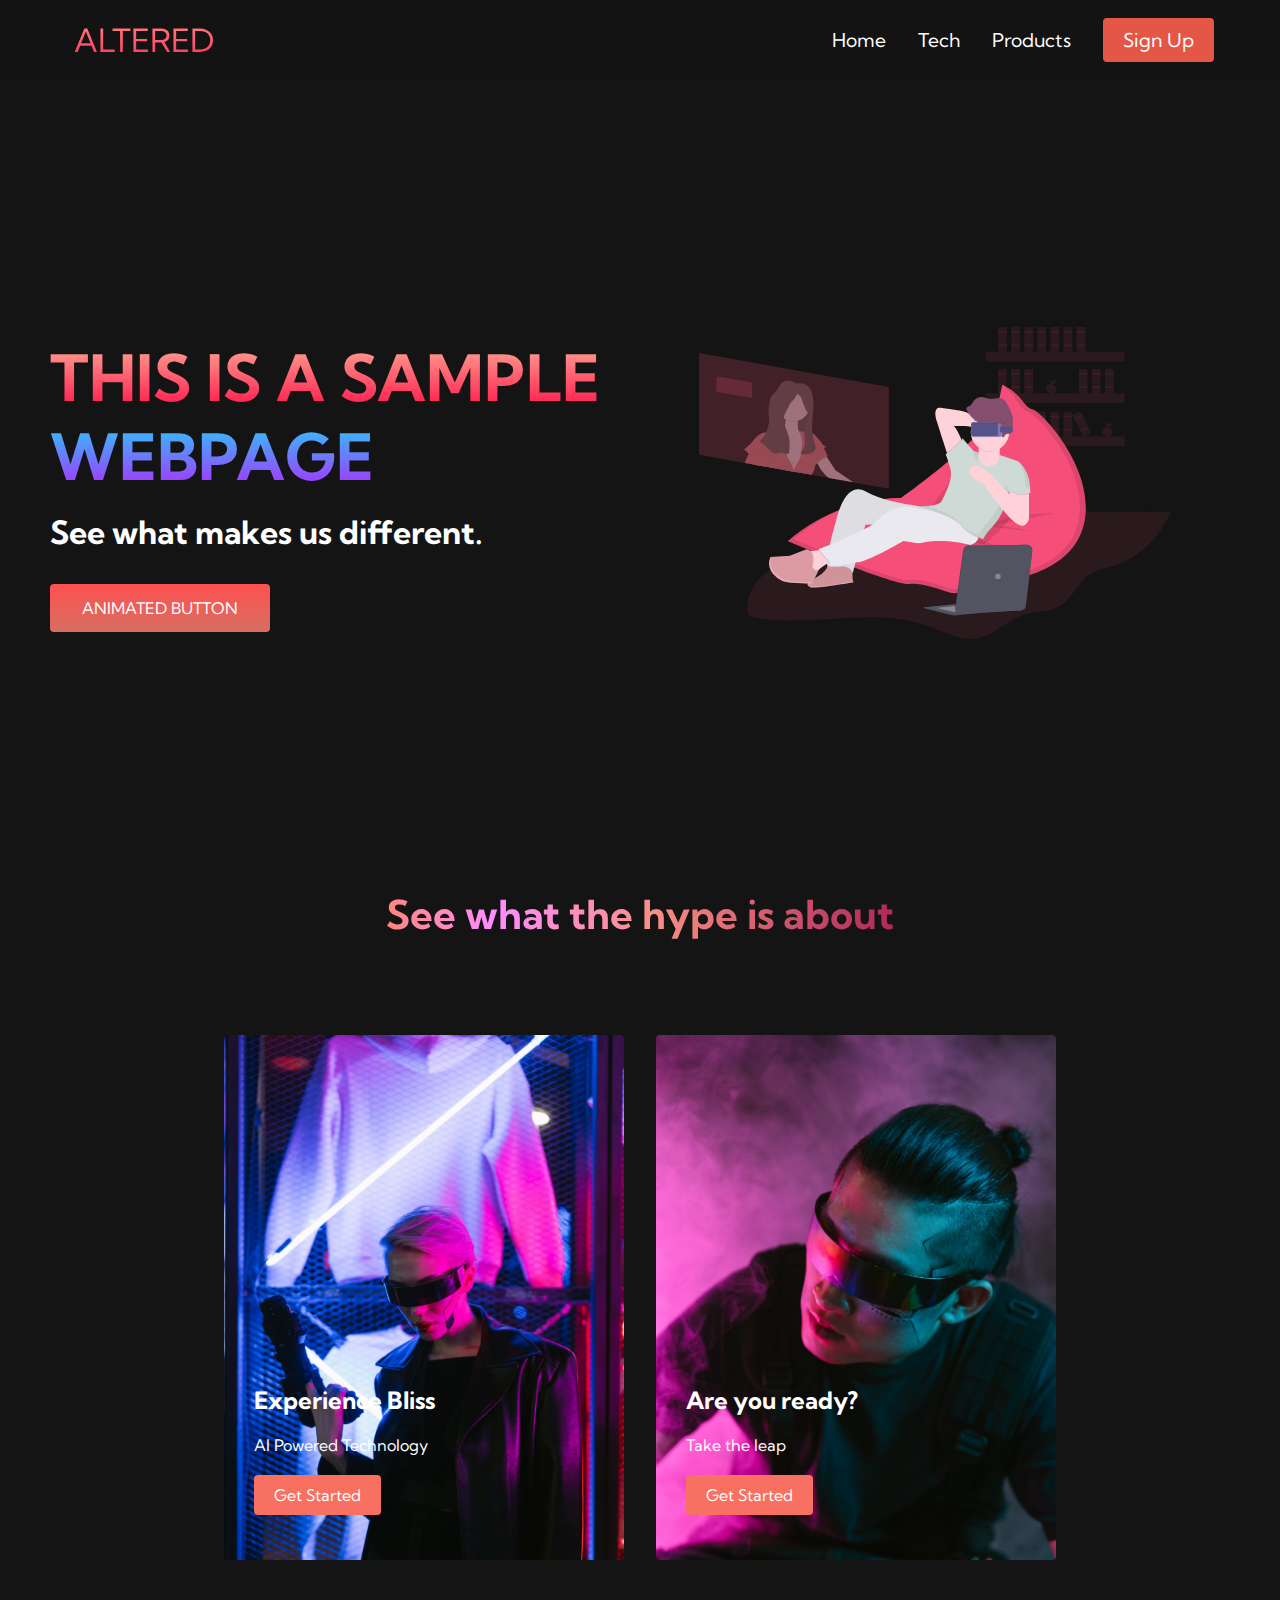
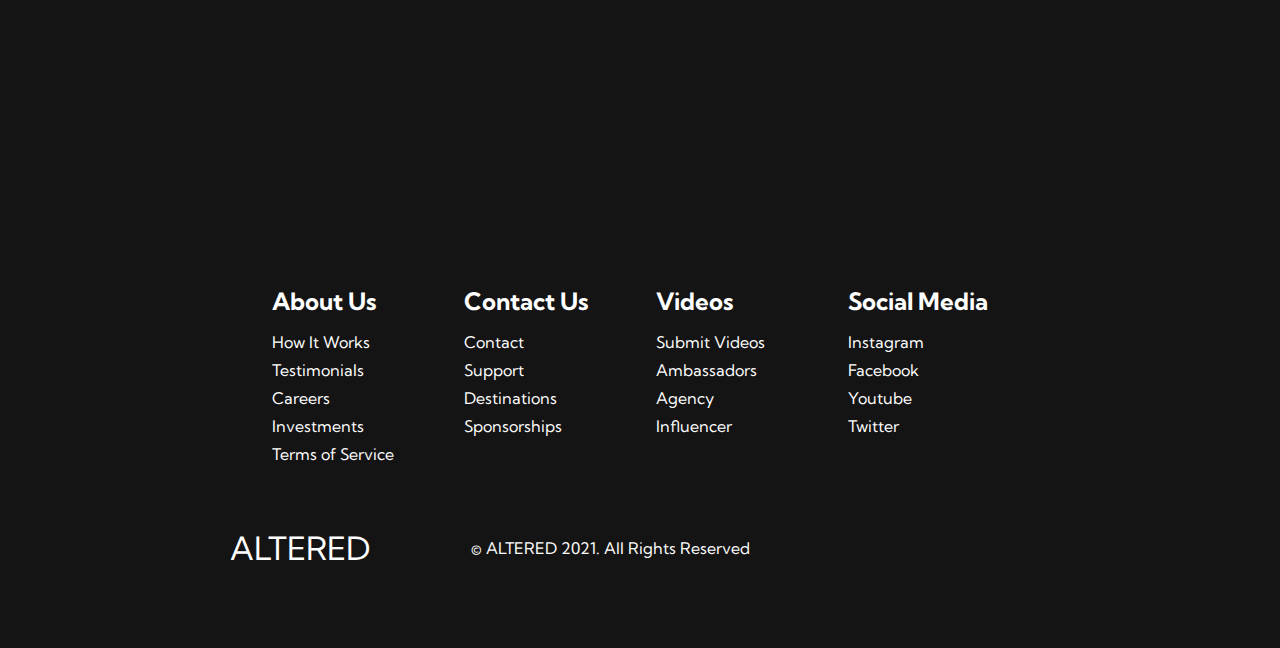
<file: index.html>
<!DOCTYPE html>
<html lang="en">
<head>
    <meta charset="UTF-8">
    <meta http-equiv="X-UA-Compatible" content="IE=edge">
    <meta name="viewport" content="width=device-width, initial-scale=1.0">
    <title>ALTERED</title>
    <link rel="stylesheet" href="styles.css">
    <link rel="stylesheet" href="https://use.fontawesome.com/releases/v5.15.3/css/all.css" integrity="sha384-SZXxX4whJ79/gErwcOYf+zWLeJdY/qpuqC4cAa9rOGUstPomtqpuNWT9wdPEn2fk" crossorigin="anonymous">
    <link rel="preconnect" href="https://fonts.gstatic.com">
    <link href="https://fonts.googleapis.com/css2?family=Kumbh+Sans:wght@400;700&display=swap" rel="stylesheet">
</head>
<body>
    <nav class="navbar">
        <div class="navbar__container">
            <a href="index.html" id="navbar__logo"><i class="fas fa-capsules"></i>ALTERED</a>
            <div class="navbar__toggle" id="mobile-menu">
                <span class="bar"></span>
                <span class="bar"></span>
                <span class="bar"></span>
            </div>
            <ul class="navbar__menu">
                <li class="navbar__item"><a href="/" class="navbar__links">Home</a></li>
                <li class="navbar__item"><a href="tech.html" class="navbar__links">Tech</a></li>
                <li class="navbar__item"><a href="/" class="navbar__links">Products</a></li>
                <li class="navbar__btn"><a href="/" class="button">Sign Up</a></li>
            </ul>
        </div>
    </nav>

    <div class="main">
        <div class="main__container">
            <div class="main__content">
                <h1>THIS IS A SAMPLE</h1>
                <h2>WEBPAGE</h2>
                <p>See what makes us different.</p>
                <button class="main__btn"><a href="/">ANIMATED BUTTON</a></button>
            </div>
            <div class="main__img--container">
                <img src="images/pic1.svg" alt="pic" id="main__img">
            </div>
        </div>
    </div>

    <div class="services">
        <h1>See what the hype is about</h1>
        <div class="services__container">
            <div class="services__card">
                <h2>Experience Bliss</h2>
                <p>AI Powered Technology</p>
                <a href="/"><button>Get Started</button></a>
            </div>
            <div class="services__card">
                <h2>Are you ready?</h2>
                <p>Take the leap</p>
                <a href="/"><button>Get Started</button></a>
            </div>
        </div>
    </div>

    <div class="footer__container">
        <div class="footer__links">
            <div class="footer__link--wrapper">
                <div class="footer__link--items">
                    <h2>About Us</h2>
                    <a href="/">How It Works</a>
                    <a href="/">Testimonials</a>
                    <a href="/">Careers</a>
                    <a href="/">Investments</a>
                    <a href="/">Terms of Service</a>
                </div>
                <div class="footer__link--items">
                    <h2>Contact Us</h2>
                    <a href="/">Contact</a>
                    <a href="/">Support</a>
                    <a href="/">Destinations</a>
                    <a href="/">Sponsorships</a>
                </div>
            </div>
            <div class="footer__link--wrapper">
                <div class="footer__link--items">
                    <h2>Videos</h2>
                    <a href="/">Submit Videos</a>
                    <a href="/">Ambassadors</a>
                    <a href="/">Agency</a>
                    <a href="/">Influencer</a>
                </div>
                <div class="footer__link--items">
                    <h2>Social Media</h2>
                    <a href="/">Instagram</a>
                    <a href="/">Facebook</a>
                    <a href="/">Youtube</a>
                    <a href="/">Twitter</a>
                </div>
            </div>
        </div>
        <div class="social__media">
            <div class="social__media--wrap">
                <div class="footer__logo">
                    <a href="/" id="footer__logo"><i class="fas fa-capsules"></i>ALTERED</a>
                </div>
                <p class="website__rights">© ALTERED 2021. All Rights Reserved</p>
                <div class="social__icons">
                    <a href="/" class="social__icon--link" target="_blank"><i class="fab fa-facebook"></i></a>
                    <a href="/" class="social__icon--link" target="_blank"><i class="fab fa-instagram"></i></a>
                    <a href="/" class="social__icon--link" target="_blank"><i class="fab fa-twitter"></i></a>
                    <a href="/" class="social__icon--link" target="_blank"><i class="fab fa-linkedin"></i></a>
                    <a href="/" class="social__icon--link" target="_blank"><i class="fab fa-youtube"></i></a>
                </div>
            </div>
        </div>
    </div>

    <script src="app.js"></script>
</body>
</html>
</file>
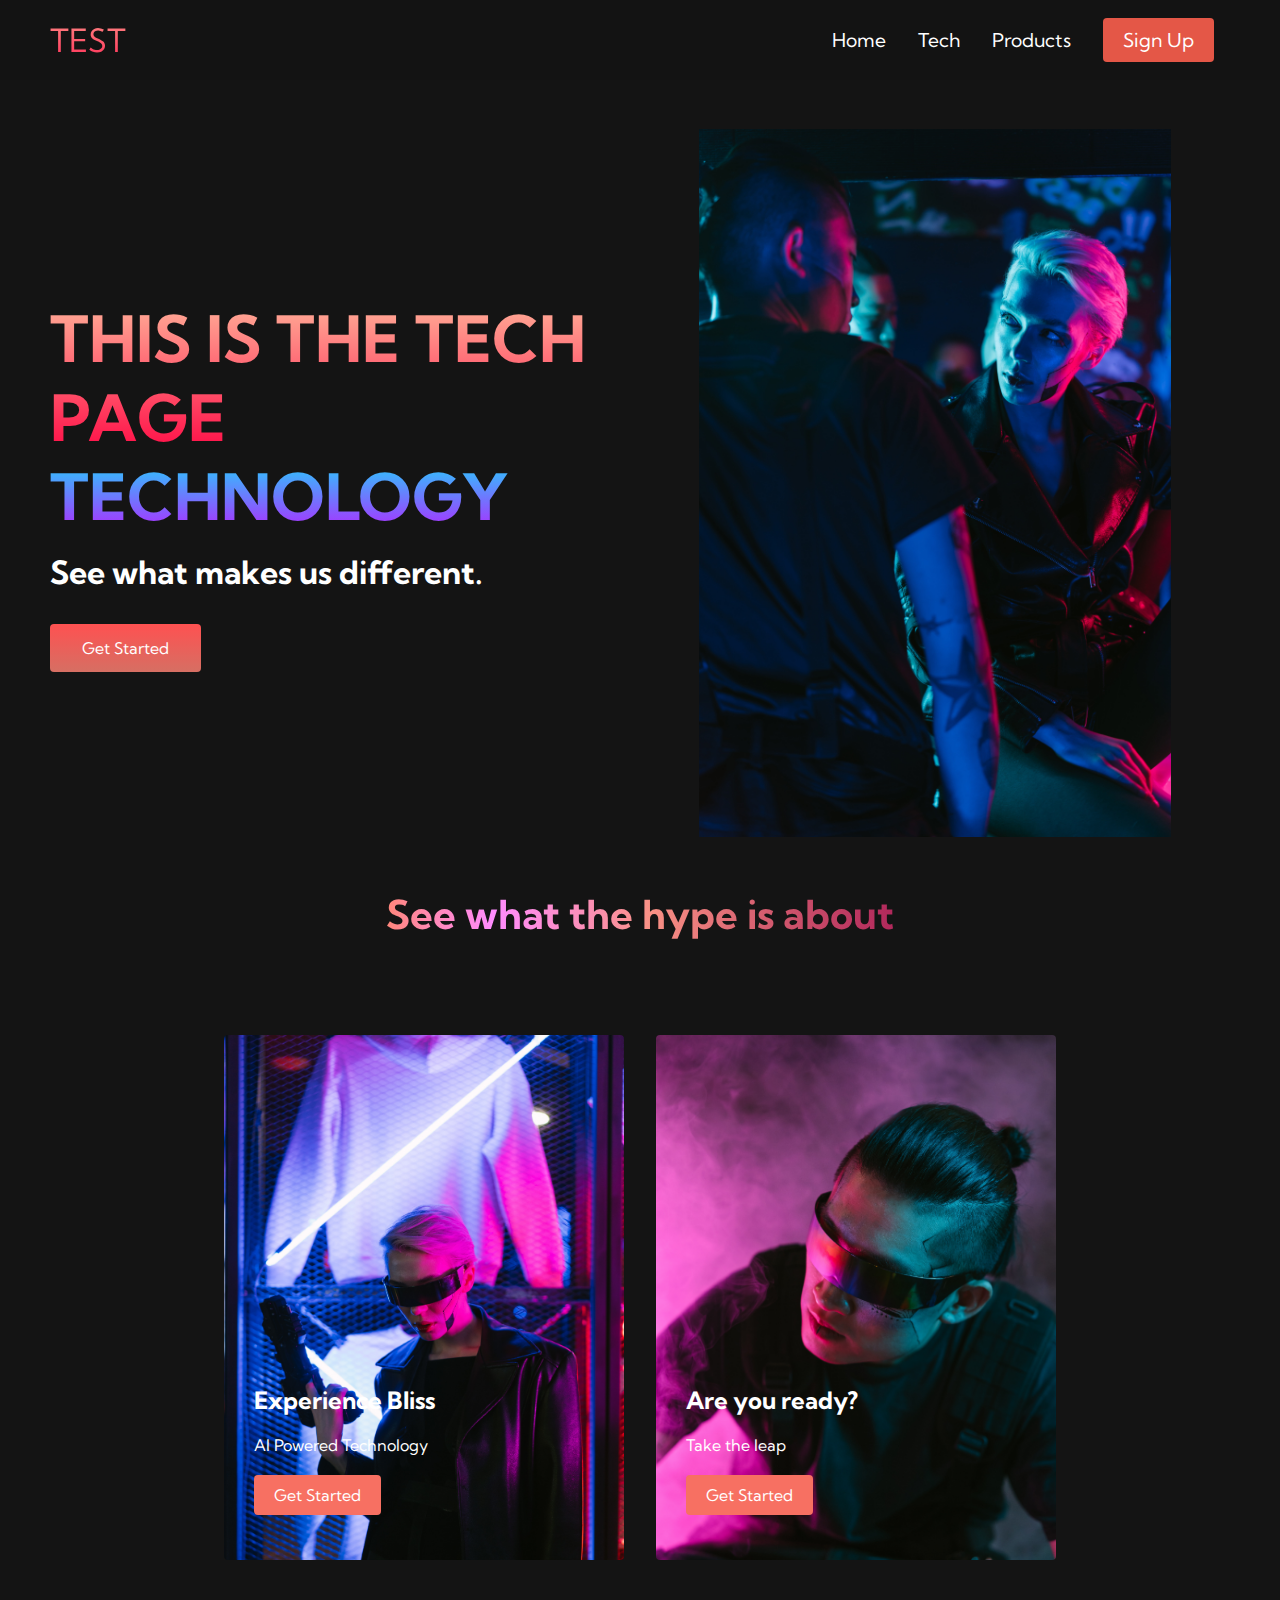
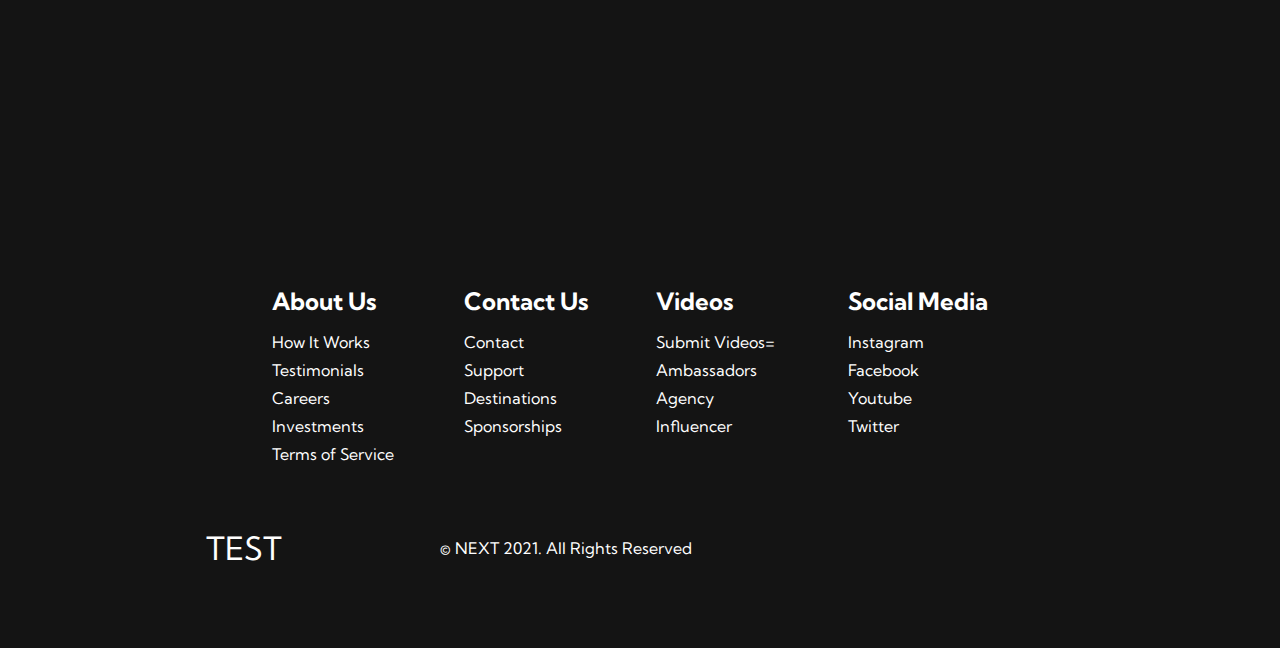
<file: tech.html>
<!DOCTYPE html>
<html lang="en">
<head>
    <meta charset="UTF-8">
    <meta http-equiv="X-UA-Compatible" content="IE=edge">
    <meta name="viewport" content="width=device-width, initial-scale=1.0">
    <title>NEXT Website</title>
    <link rel="stylesheet" href="styles.css">
    <link rel="stylesheet" href="https://use.fontawesome.com/releases/v5.15.3/css/all.css" integrity="sha384-SZXxX4whJ79/gErwcOYf+zWLeJdY/qpuqC4cAa9rOGUstPomtqpuNWT9wdPEn2fk" crossorigin="anonymous">
    <link rel="preconnect" href="https://fonts.gstatic.com">
    <link href="https://fonts.googleapis.com/css2?family=Kumbh+Sans:wght@400;700&display=swap" rel="stylesheet">
</head>
<body>
    <nav class="navbar">
        <div class="navbar__container">
            <a href="index.html" id="navbar__logo"><i class="fas fa-gem"></i>TEST</a>
            <div class="navbar__toggle" id="mobile-menu">
                <span class="bar"></span>
                <span class="bar"></span>
                <span class="bar"></span>
            </div>
            <ul class="navbar__menu">
                <li class="navbar__item"><a href="/" class="navbar__links">Home</a></li>
                <li class="navbar__item"><a href="tech.html" class="navbar__links">Tech</a></li>
                <li class="navbar__item"><a href="/" class="navbar__links">Products</a></li>
                <li class="navbar__btn"><a href="/" class="button">Sign Up</a></li>
            </ul>
        </div>
    </nav>

    <div class="main">
        <div class="main__container">
            <div class="main__content">
                <h1>THIS IS THE TECH PAGE</h1>
                <h2>TECHNOLOGY</h2>
                <p>See what makes us different.</p>
                <button class="main__btn"><a href="/">Get Started</a></button>
            </div>
            <div class="main__img--container">
                <img src="images/pic4.jpg" alt="pic" id="main__img">
            </div>
        </div>
    </div>

    <div class="services">
        <h1>See what the hype is about</h1>
        <div class="services__container">
            <div class="services__card">
                <h2>Experience Bliss</h2>
                <p>AI Powered Technology</p>
                <button>Get Started</button>
            </div>
            <div class="services__card">
                <h2>Are you ready?</h2>
                <p>Take the leap</p>
                <button>Get Started</button>
            </div>
        </div>
    </div>

    <div class="footer__container">
        <div class="footer__links">
            <div class="footer__link--wrapper">
                <div class="footer__link--items">
                    <h2>About Us</h2>
                    <a href="/">How It Works</a>
                    <a href="/">Testimonials</a>
                    <a href="/">Careers</a>
                    <a href="/">Investments</a>
                    <a href="/">Terms of Service</a>
                </div>
                <div class="footer__link--items">
                    <h2>Contact Us</h2>
                    <a href="/">Contact</a>
                    <a href="/">Support</a>
                    <a href="/">Destinations</a>
                    <a href="/">Sponsorships</a>
                </div>
            </div>
            <div class="footer__link--wrapper">
                <div class="footer__link--items">
                    <h2>Videos</h2>
                    <a href="/">Submit Videos=</a>
                    <a href="/">Ambassadors</a>
                    <a href="/">Agency</a>
                    <a href="/">Influencer</a>
                </div>
                <div class="footer__link--items">
                    <h2>Social Media</h2>
                    <a href="/">Instagram</a>
                    <a href="/">Facebook</a>
                    <a href="/">Youtube</a>
                    <a href="/">Twitter</a>
                </div>
            </div>
        </div>
        <div class="social__media">
            <div class="social__media--wrap">
                <div class="footer__logo">
                    <a href="/" id="footer__logo"><i class="fas fa-gem"></i>TEST</a>
                </div>
                <p class="website__rights">© NEXT 2021. All Rights Reserved</p>
                <div class="social__icons">
                    <a href="/" class="social__icon--link" target="_blank"><i class="fab fa-facebook"></i></a>
                    <a href="/" class="social__icon--link" target="_blank"><i class="fab fa-instagram"></i></a>
                    <a href="/" class="social__icon--link" target="_blank"><i class="fab fa-twitter"></i></a>
                    <a href="/" class="social__icon--link" target="_blank"><i class="fab fa-linkedin"></i></a>
                    <a href="/" class="social__icon--link" target="_blank"><i class="fab fa-youtube"></i></a>
                </div>
            </div>
        </div>
    </div>

    <script src="app.js"></script>
</body>
</html>
</file>
<file: styles.css>
*{
    box-sizing: border-box;
    margin: 0;
    padding: 0;
    font-family: 'Kumbh Sans', sans-serif;
}

.navbar{
    background: #131313;
    height: 80px;
    display: flex;
    justify-content: center;
    align-items: center;
    font-size: 1.2rem;
    position: sticky;
    top: 0;
    z-index: 999;
}

.navbar__container {
    display: flex;
    justify-content: space-between;
    height: 80px;
    z-index: 1;
    width: 100%;
    max-width: 1300px;
    margin: 0 auto;
    padding: 0 50px;
}

#navbar__logo{
    background-color: #ff8177;
    background-image: linear-gradient(to top, #ff0844 0%, #ffb199 100%);
    background-size: 100%;
    -webkit-background-clip: text;
    -moz-background-clip: text;
    -webkit-text-fill-color: transparent;
    -moz-text-fill-color: transparent;
    display: flex;
    align-items: center;
    cursor: pointer;
    text-decoration: none;
    font-size: 2rem;
}


.fa-capsules{
    margin-right: 1.5rem;
    margin-bottom: 0.35rem;
}

.navbar__menu{
    display: flex;
    align-items: center;
    list-style: none;
    text-align: center;
}

.navbar__item{
    height: 80px;
}

.navbar__links{
    color: #fff;
    display: flex;
    align-items: center;
    justify-content: center;
    text-decoration: none;
    padding: 0 1rem;
    height: 100%;
}

.navbar__btn{
    display: flex;
    justify-content: center;
    align-items: center;
    padding: 0 1rem;
    width: 100%;
}

.button{
    display:flex;
    justify-content: center;
    align-items: center;
    text-decoration: none;
    padding: 10px 20px;
    height: 100%;
    width: 100%;
    border:none;
    outline: none;
    border-radius: 4px;
    background: #e45747;
    color: #fff;
}

.button:hover{
    background: #4837ff;
    transition: all 0.3s ease;
}

.navbar__links:hover{
    color: #f77062;
    transition: all 0.3s ease;
}

@media screen and (max-width: 960px){
    .navbar__container{
        display: flex;
        justify-content: space-between;
        height: 80px;
        z-index: 1;
        width: 100%;
        max-width: 1300px;
        padding: 0;
    }

    .navbar__menu{
        display: grid;
        grid-template-columns: auto;
        margin: 0;
        width: 100%;
        position: absolute;
        top: -1000px;
        opacity: 0;
        transition: all 0.5s ease;
        height: 50vh;
        z-index: -1;
    }

    .navbar__menu.active{
        background: #131313;
        top: 100%;
        opacity: 1;
        transition: all 0.5s ease;
        z-index: 99;
        height: 50vh;
        font-size: 1.6rem;
    }

    #navbar__logo{
        padding-left: 25px;
    }

    .navbar__toggle .bar{
        width: 25px;
        height: 3px;
        margin: 5px auto;
        transition: all 0.3s ease-in-out;
        background: #fff;
    }

    .navbar__item{
        width: 100%;
    }

    .navbar__links {
        text-align: center;
        padding: 2rem;
        width: 100%;
        display: table;
    }

    #mobile-menu{
        position: absolute;
        top: 20%;
        right: 5%;
        transform: translate(5%, 20%);
    }

    .navbar__btn{
        padding-bottom: 2rem;
    }

    .button{
        display: flex;
        justify-content: center;
        align-items: center;
        width: 80%;
        height: 80px;
        margin: 0;
    }

    .navbar__toggle .bar{
        display: block;
        cursor: pointer;
    }

    #mobile-menu.is-active .bar:nth-child(2){
        opacity: 0;
    }

    #mobile-menu.is-active .bar:nth-child(1){
        transform: translateY(8px) rotate(45deg);
    }

    #mobile-menu.is-active .bar:nth-child(3){
        transform: translateY(-8px) rotate(-45deg);
    }
}

/* HERO SECTION */

.main{
    background-color: #141414;
}

.main__container{
    display: grid;
    grid-template-columns: 1fr 1fr;
    align-items: center;
    justify-self: center;
    margin: 0 auto;
    height: 90vh;
    background-color: #141414;
    z-index: 1;
    width: 100%;
    max-width: 1300px;
    padding: 0 50px;
}

.main__content h1{
    font-size: 4rem;
    background-color: #ff8177;
    background-image: linear-gradient(to top, #ff0844 0%, #ffb199 100%);
    background-size: 100%;
    -webkit-background-clip: text;
    -moz-background-clip: text;
    -webkit-text-fill-color: transparent;
    -moz-text-fill-color: transparent;
}

.main__content h2{
    font-size: 4rem;
    background-color: #ff8177;
    background-image: linear-gradient(to top, #b721ff 0%, #21d4fd 100%);
    background-size: 100%;
    -webkit-background-clip: text;
    -moz-background-clip: text;
    -webkit-text-fill-color: transparent;
    -moz-text-fill-color: transparent;
}

.main__content p{
    margin-top: 1rem;
    font-size: 2rem;
    font-weight: 700;
    color: #fff;
}

.main__btn {
    font-size: 1rem;
    background-image: linear-gradient(to top, #d66f63 0%, #fe5151 100%);
    padding: 14px 32px;
    border: none;
    border-radius: 4px;
    color: #fff;
    margin-top: 2rem;
    cursor: pointer;
    position: relative;
    transition: all 0.35s;
    outline: none;
}

.main__btn a{
    position: relative;
    z-index: 2;
    color: #fff;
    text-decoration: none;
}

.main__btn:after{
    position: absolute;
    content: '';
    top: 0;
    left: 0;
    width: 0;
    height: 100%;
    background: #4837ff;
    transition: all 0.35s;
    border-radius: 4px;
}

.main__btn:hover{
    color: #fff;
}

.main__btn:hover:after{
    width: 100%;
}

.main__img--container{
    text-align: center;
}

#main__img{
    height: 80%;
    width: 80%;
}

@media screen and (max-width: 1125px) {
    .main__container{
        display:grid;
        grid-template-columns: auto;
        align-items: center;
        justify-self: center;
        width: 100%;
        margin: 0 auto;
        height: 90vh;
    }

    .main__content {
        text-align: center;
        margin-bottom: 4rem;
    }

    .main__content h1{
        font-size: 2.5rem;
        margin-top: 2rem;
    }

    .main__content h2{
        font-size: 3rem;
    }

    .main__content p{
        margin-top: 1rem;
        font-size: 1.5rem;
    }
}

@media screen and (max-width: 480px){
    .main__content h1{
        font-size: 2rem;
        margin-top: 3rem;
    }

    .main__content h2{
        font-size: 2rem;
    }

    .main__content p{
        margin-top: 2rem;
        font-size: 1.5rem;
    }

    .main__btn {
        padding: 12px 36px;
        margin: 2.5rem 0;
    }
}


/* SERVICES SECTION */


.services{
    background: #141414;
    display: flex;
    flex-direction: column;
    align-items: center;
    height: 100vh;
}

.services h1{
    background-color: #ff8177;
    background-image: linear-gradient(to right, #ff8177 0%, #ff867a 0%, #ff8cff 21%, #f99185 52%, #cf556c 78%, #b1285b 100%);
    background-size: 100%;
    margin-bottom: 5rem;
    font-size: 2.5rem;
    -webkit-background-clip: text;
    -moz-background-clip: text;
    -webkit-text-fill-color: transparent;
    -moz-text-fill-color: transparent;
}

.services__container {
    display: flex;
    justify-content: center;
    flex-wrap: wrap;
}

.services__card {
    margin: 1rem;
    height: 525px;
    width: 400px;
    border-radius: 4px;
    background-image: url('/images/pic2.jpg');
    background-size: cover;
    position: relative;
    color: #fff;
}

.services__card:nth-child(2){
    margin: 1rem;
    height: 525px;
    width: 400px;
    border-radius: 4px;
    background-image: url('/images/pic3.jpg');
    background-size: cover;
    position: relative;
    color: #fff;
}

.services h2{
    position: absolute;
    top: 350px;
    left: 30px;
}

.services__card p{
    position: absolute;
    top: 400px;
    left: 30px;
}

.services__card button{
    color: #fff;
    padding: 10px 20px;
    border: none;
    outline: none;
    border-radius: 4px;
    background: #f77062;
    position: absolute;
    top: 440px;
    left:30px;
    font-size: 1rem;
    cursor: pointer;
    z-index: 2;
}

.services__card:hover{
    transform: scale(1.075);
    transition: 0.2s ease-in;
    cursor: pointer;
}

@media  screen and (max-width: 960px) {
    .services{
        height: 1600px;
    }

    .services h1{
        font-size: 2rem;
        margin-top: 12rem;
    }
}

@media  screen and (max-width: 480px) {
    .services{
        height: 1400px;
    }

    .services h1{
        font-size: 1.2rem;
    }

    .services__card{
        width: 300px;
    }

    .services__card:nth-child(2){
        width: 300px;
    }
}


/* FOOTER SECTION */

.footer__container{
    background-color: #141414;
    padding: 5rem 0;
    display: flex;
    flex-direction: column;
    justify-content: center;
    align-items: center;
}

#footer__logo{
    color: #fff;
    display: flex;
    align-items: center;
    cursor: pointer;
    text-decoration: none;
    font-size: 2rem;
}

#footer__logo i{
    padding-left: 1rem;
}

.footer__links{
    width: 100%;
    max-width: 1000px;
    display:flex;
    justify-content: center;
}

.footer__link--wrapper{
    display:flex;
}

.footer__link--items{
    display:flex;
    flex-direction: column;
    align-items: flex-start;
    margin: 16px;
    text-align: left;
    width: 160px;
    box-sizing: border-box;
}

.footer__link--items h2{
    margin-bottom: 16px;
}

.footer__link--items > h2{
    color: #fff;
}

.footer__link--items a {
    color: #fff;
    text-decoration: none;
    margin-bottom: 0.5rem;
}

.footer__link--items a:hover{
    color: #e9e9e9;
    transition: 0.3s ease-out;
}

/* SOCIAL ICONS */

.social__icon--link{
    color: #fff;
    font-size: 24px;
}

.social__media {
    max-width: 1000px;
    width: 100%;
}

.social__media--wrap {
    display:flex;
    justify-content: space-between;
    align-items: center;
    width: 90%;
    max-width: 1000px;
    margin: 40px auto 0 auto;
}

.social__icons {
    display: flex;
    justify-content: space-between;
    align-items: center;
    width: 240px;
}

.social__logo {
    color: #fff;
    justify-self: flex-start;
    margin-left: 20px;
    cursor: pointer;
    text-decoration: none;
    font-size: 2rem;
    display: flex;
    align-items: center;
    margin-bottom: 16px;
}

.website__rights{
    color: #fff
}

@media screen and (max-width: 820px){
    .footer__links{
        padding-top: 2rem;
    }
    #footer__logo{
        margin-bottom: 2rem;
    }
    .website__rights{
        margin-bottom: 2rem;
    }
    .footer__link--wrapper{
        flex-direction: column;
    }
    .social__media--wrap{
        flex-direction: column;
    }

}

@media screen and (max-width: 480px){
    .footer__link--items{
        margin: 0;
        padding: 10px;
        width: 100%;
    }
}
</file>
